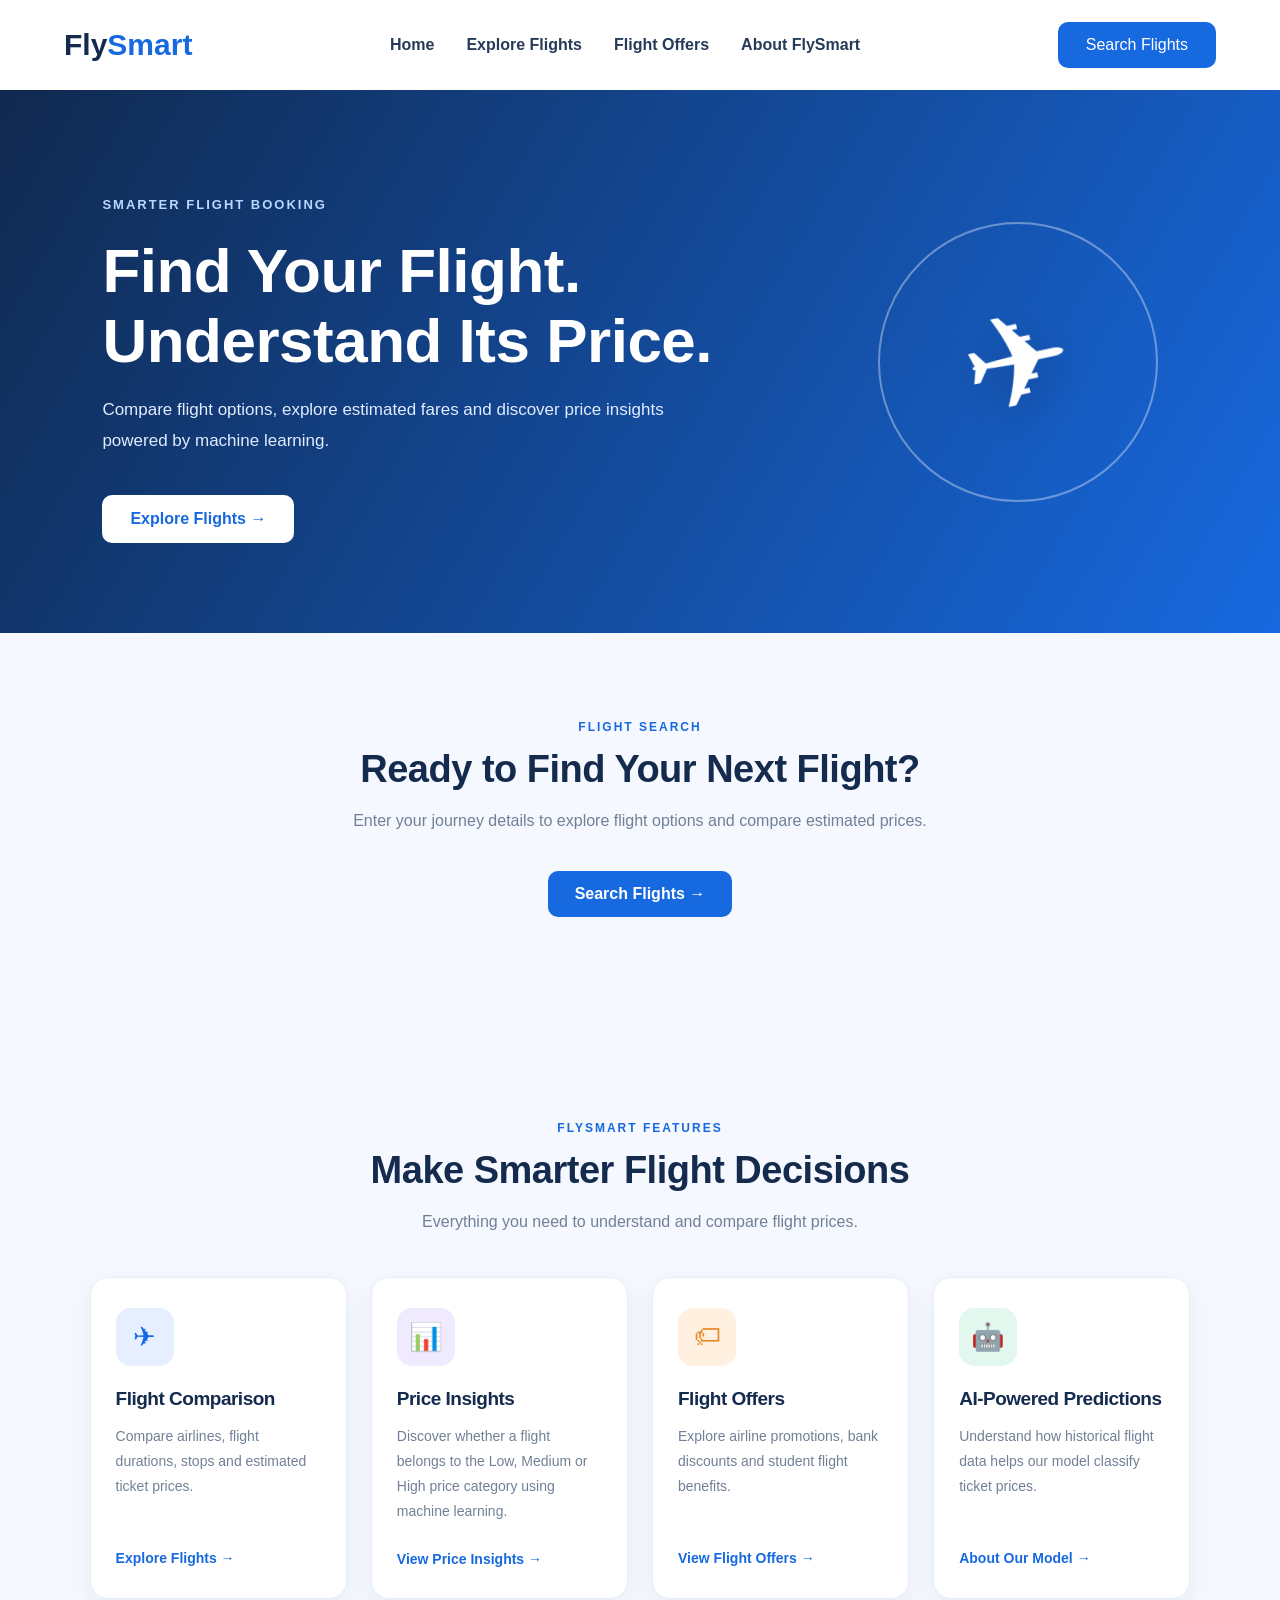
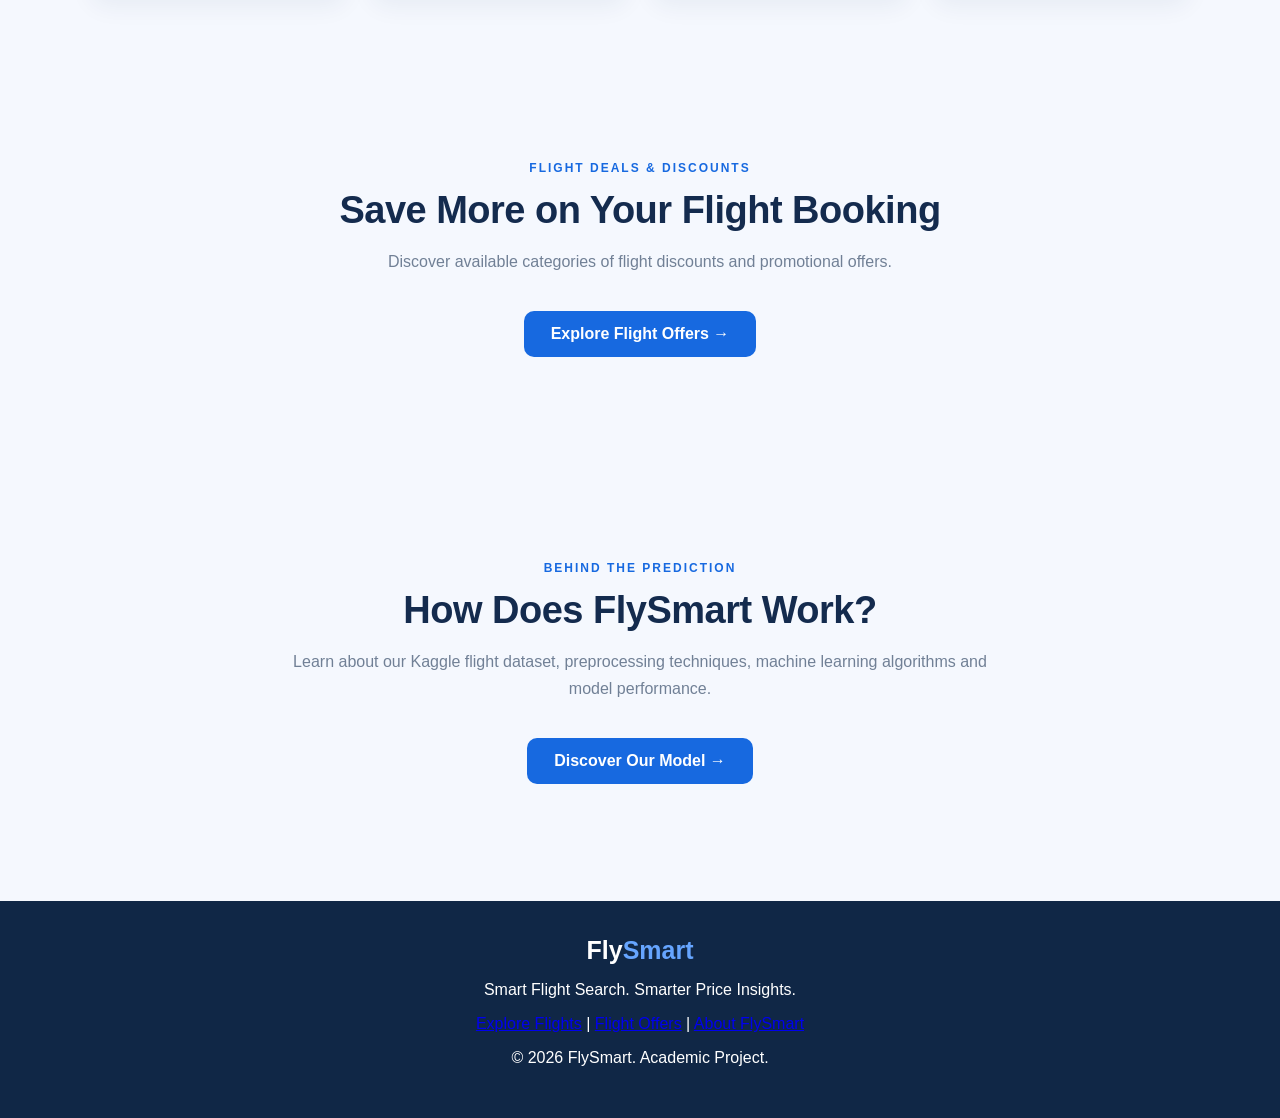
<file: static/index.html>
<!DOCTYPE html>
<html lang="en">
<head>
    <meta charset="UTF-8">
    <meta name="viewport" content="width=device-width, initial-scale=1.0">

    <title>FlySmart | Flight Search & Price Insights</title>

    <link rel="stylesheet" href="/static/css/style.css">
</head>

<body>

    <!-- Navigation Bar -->
    <header class="navbar">

        <a href="/" class="logo">
            Fly<span>Smart</span>
        </a>

        <nav>
            <a href="/">Home</a>
            <a href="/static/explore.html">Explore Flights</a>
            <a href="/static/offers.html">Flight Offers</a>
            <a href="/static/about.html">About FlySmart</a>
        </nav>

        <a href="/static/explore.html" class="nav-button">
            Search Flights
        </a>

    </header>


    <!-- Hero Section -->
    <section class="hero">

        <div class="hero-content">

            <p class="eyebrow">SMARTER FLIGHT BOOKING</p>

            <h1>
                Find Your Flight.
                <br>
                <span>Understand Its Price.</span>
            </h1>

            <p>
                Compare flight options, explore estimated fares
                and discover price insights powered by
                machine learning.
            </p>

            <a href="/static/explore.html" class="primary-button">
                Explore Flights →
            </a>

        </div>

        <div class="hero-decoration">
            <div class="plane-icon">✈</div>
            <div class="circle circle-one"></div>
            <div class="circle circle-two"></div>
        </div>

    </section>


    <!-- Flight Search Preview -->
    <section class="search-section">

        <div class="section-heading">

            <p class="eyebrow">FLIGHT SEARCH</p>

            <h2>Ready to Find Your Next Flight?</h2>

            <p>
                Enter your journey details to explore flight
                options and compare estimated prices.
            </p>

            <a href="/static/explore.html" class="primary-button">
                Search Flights →
            </a>

        </div>

    </section>


    <!-- FlySmart Features -->
    <section class="offers-section">

        <div class="section-heading">

            <p class="eyebrow">FLYSMART FEATURES</p>

            <h2>Make Smarter Flight Decisions</h2>

            <p>
                Everything you need to understand and compare
                flight prices.
            </p>

        </div>


        <div class="offers-grid">

            <!-- Feature 1 -->
            <article class="offer-card offer-blue">

                <span class="offer-symbol">✈</span>

                <h3>Flight Comparison</h3>

                <p>
                    Compare airlines, flight durations,
                    stops and estimated ticket prices.
                </p>

                <a href="/static/explore.html">
                    Explore Flights →
                </a>

            </article>


            <!-- Feature 2 -->
            <article class="offer-card offer-purple">

                <span class="offer-symbol">📊</span>

                <h3>Price Insights</h3>

                <p>
                    Discover whether a flight belongs to
                    the Low, Medium or High price category
                    using machine learning.
                </p>

                <a href="/static/explore.html">
                    View Price Insights →
                </a>

            </article>


            <!-- Feature 3 -->
            <article class="offer-card offer-orange">

                <span class="offer-symbol">🏷</span>

                <h3>Flight Offers</h3>

                <p>
                    Explore airline promotions, bank
                    discounts and student flight benefits.
                </p>

                <a href="/static/offers.html">
                    View Flight Offers →
                </a>

            </article>


            <!-- Feature 4 -->
            <article class="offer-card offer-green">

                <span class="offer-symbol">🤖</span>

                <h3>AI-Powered Predictions</h3>

                <p>
                    Understand how historical flight data
                    helps our model classify ticket prices.
                </p>

                <a href="/static/about.html">
                    About Our Model →
                </a>

            </article>

        </div>

    </section>


    <!-- Flight Offers Preview -->
    <section class="search-section">

        <div class="section-heading">

            <p class="eyebrow">FLIGHT DEALS & DISCOUNTS</p>

            <h2>Save More on Your Flight Booking</h2>

            <p>
                Discover available categories of flight
                discounts and promotional offers.
            </p>

            <a href="/static/offers.html" class="primary-button">
                Explore Flight Offers →
            </a>

        </div>

    </section>


    <!-- About Model Preview -->
    <section class="search-section">

        <div class="section-heading">

            <p class="eyebrow">BEHIND THE PREDICTION</p>

            <h2>How Does FlySmart Work?</h2>

            <p>
                Learn about our Kaggle flight dataset,
                preprocessing techniques, machine learning
                algorithms and model performance.
            </p>

            <a href="/static/about.html" class="primary-button">
                Discover Our Model →
            </a>

        </div>

    </section>


    <!-- Footer -->
    <footer class="footer">

        <a href="/" class="logo">
            Fly<span>Smart</span>
        </a>

        <p>
            Smart Flight Search. Smarter Price Insights.
        </p>

        <p>
            <a href="/static/explore.html">Explore Flights</a>
            |
            <a href="/static/offers.html">Flight Offers</a>
            |
            <a href="/static/about.html">About FlySmart</a>
        </p>

        <p class="copyright">
            © 2026 FlySmart. Academic Project.
        </p>

    </footer>

</body>
</html>
</file>
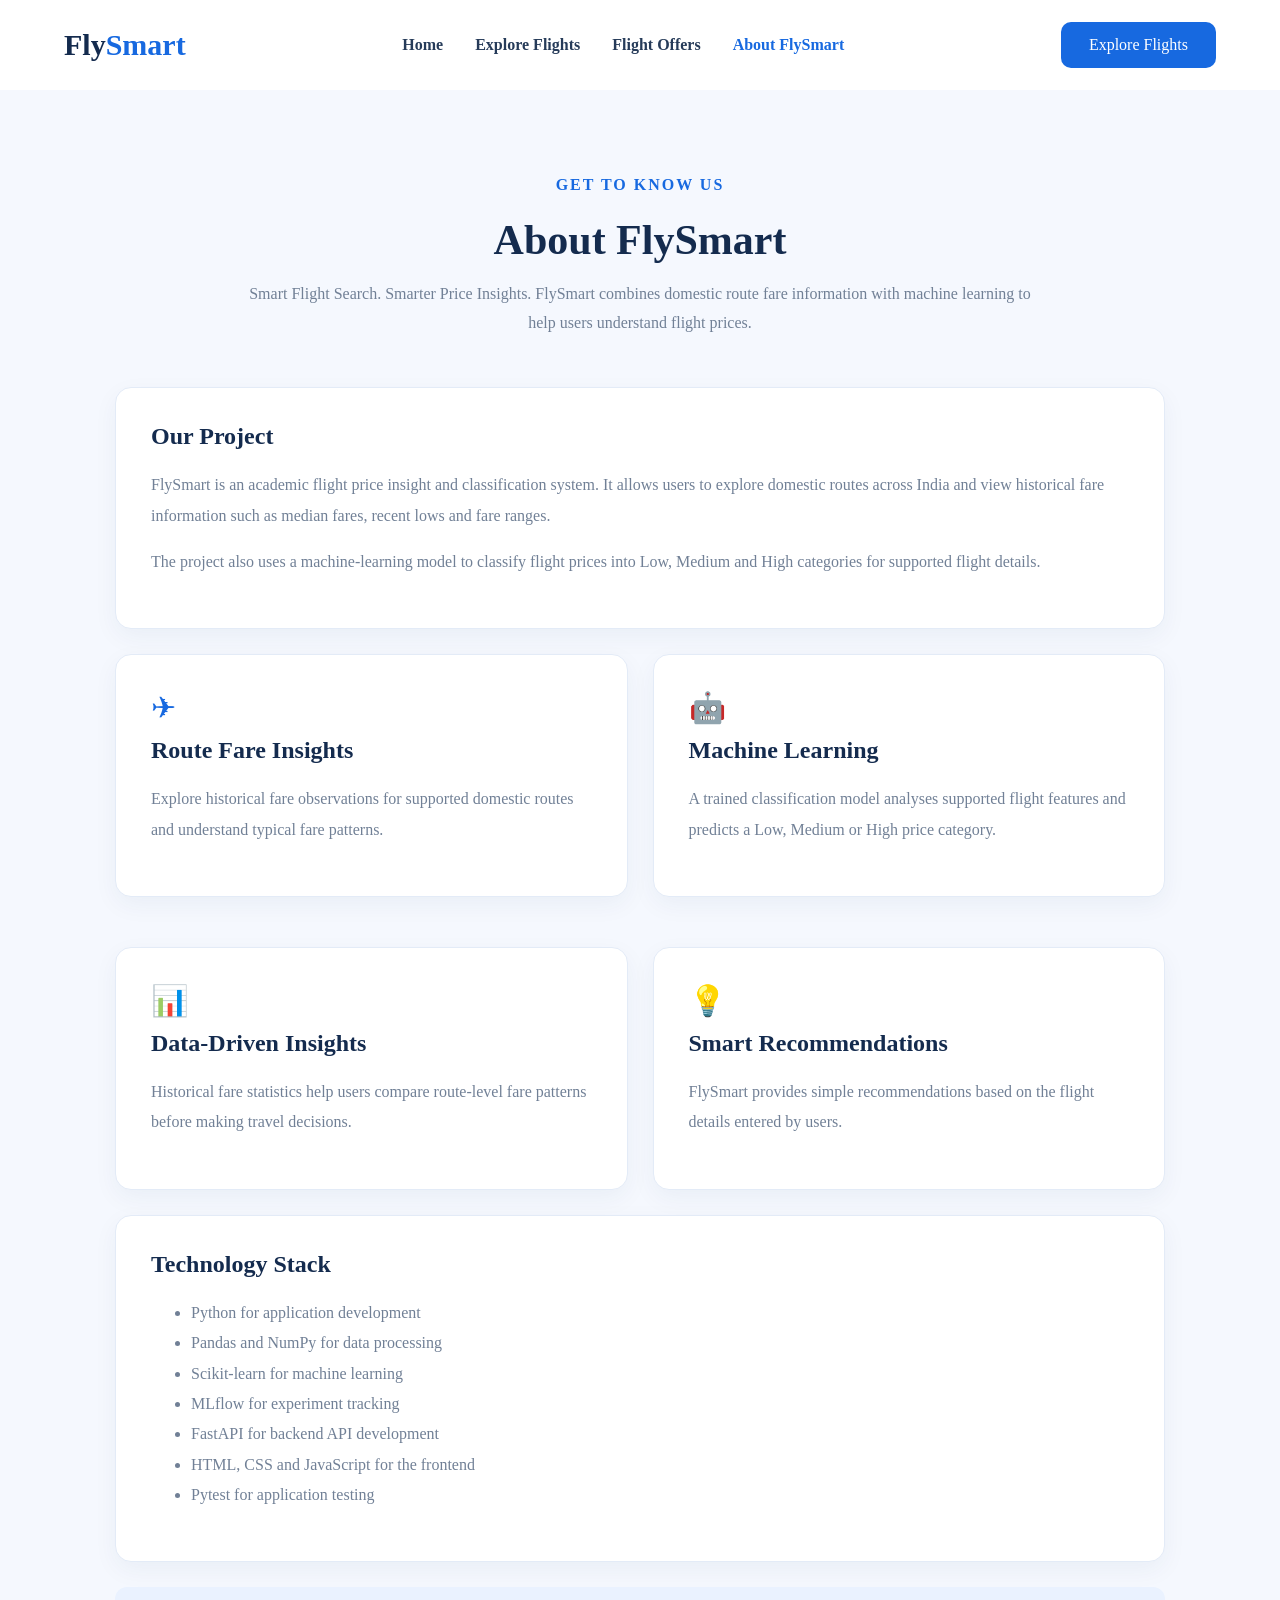
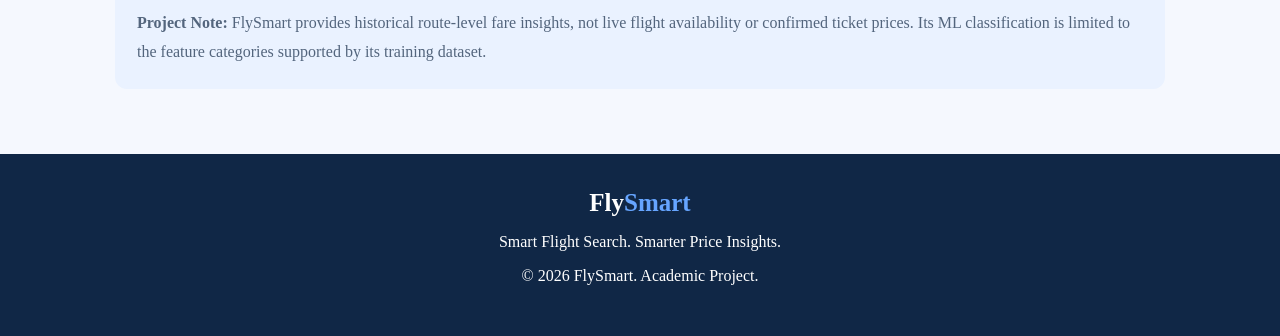
<file: static/about.html>
<!DOCTYPE html>
<html lang="en">
<head>
    <meta charset="UTF-8">
    <meta name="viewport" content="width=device-width, initial-scale=1.0">
    <title>About FlySmart</title>
    <link rel="stylesheet" href="/static/css/style.css">

    <style>
        .about-page {
            background: #f5f8fe;
            padding: 65px 7%;
        }

        .about-hero {
            text-align: center;
            max-width: 800px;
            margin: 0 auto 50px;
        }

        .about-hero .eyebrow {
            color: #1769e0;
            font-weight: 800;
            letter-spacing: 2px;
        }

        .about-hero h1 {
            color: #142b4e;
            font-size: 42px;
            margin: 15px 0;
        }

        .about-hero p {
            color: #718096;
            line-height: 1.8;
        }

        .about-container {
            max-width: 1050px;
            margin: auto;
        }

        .about-card {
            background: white;
            padding: 35px;
            border: 1px solid #e3ebf7;
            border-radius: 16px;
            margin-bottom: 25px;
            box-shadow: 0 8px 25px rgba(22, 53, 95, 0.05);
        }

        .about-card h2 {
            color: #142b4e;
            margin-top: 0;
        }

        .about-card p,
        .about-card li {
            color: #718096;
            line-height: 1.9;
        }

        .about-grid {
            display: grid;
            grid-template-columns: repeat(2, minmax(0, 1fr));
            gap: 25px;
        }

        .about-highlight {
            color: #1769e0;
            font-size: 30px;
            margin-bottom: 12px;
        }

        .about-note {
            background: #eaf2ff;
            padding: 22px;
            border-radius: 12px;
            color: #53657d;
            line-height: 1.8;
        }

        @media(max-width: 700px) {
            .about-grid {
                grid-template-columns: 1fr;
            }

            .about-hero h1 {
                font-size: 32px;
            }

            .about-page {
                padding: 40px 18px;
            }
        }
    </style>
</head>

<body>

<header class="navbar">
    <a href="/" class="logo">Fly<span>Smart</span></a>

    <nav>
        <a href="/">Home</a>
        <a href="/static/explore.html">Explore Flights</a>
        <a href="/static/offers.html">Flight Offers</a>
        <a href="/static/about.html" class="active">About FlySmart</a>
    </nav>

    <a href="/static/explore.html" class="nav-button">Explore Flights</a>
</header>

<main class="about-page">

    <section class="about-hero">
        <p class="eyebrow">GET TO KNOW US</p>
        <h1>About FlySmart</h1>
        <p>
            Smart Flight Search. Smarter Price Insights.
            FlySmart combines domestic route fare information
            with machine learning to help users understand flight prices.
        </p>
    </section>

    <div class="about-container">

        <section class="about-card">
            <h2>Our Project</h2>
            <p>
                FlySmart is an academic flight price insight and
                classification system. It allows users to explore
                domestic routes across India and view historical fare
                information such as median fares, recent lows and
                fare ranges.
            </p>
            <p>
                The project also uses a machine-learning model to
                classify flight prices into Low, Medium and High
                categories for supported flight details.
            </p>
        </section>

        <section class="about-grid">

            <article class="about-card">
                <div class="about-highlight">✈</div>
                <h2>Route Fare Insights</h2>
                <p>
                    Explore historical fare observations for
                    supported domestic routes and understand
                    typical fare patterns.
                </p>
            </article>

            <article class="about-card">
                <div class="about-highlight">🤖</div>
                <h2>Machine Learning</h2>
                <p>
                    A trained classification model analyses
                    supported flight features and predicts
                    a Low, Medium or High price category.
                </p>
            </article>

            <article class="about-card">
                <div class="about-highlight">📊</div>
                <h2>Data-Driven Insights</h2>
                <p>
                    Historical fare statistics help users
                    compare route-level fare patterns before
                    making travel decisions.
                </p>
            </article>

            <article class="about-card">
                <div class="about-highlight">💡</div>
                <h2>Smart Recommendations</h2>
                <p>
                    FlySmart provides simple recommendations
                    based on the flight details entered by users.
                </p>
            </article>

        </section>

        <section class="about-card">
            <h2>Technology Stack</h2>
            <ul>
                <li>Python for application development</li>
                <li>Pandas and NumPy for data processing</li>
                <li>Scikit-learn for machine learning</li>
                <li>MLflow for experiment tracking</li>
                <li>FastAPI for backend API development</li>
                <li>HTML, CSS and JavaScript for the frontend</li>
                <li>Pytest for application testing</li>
            </ul>
        </section>

        <div class="about-note">
            <strong>Project Note:</strong>
            FlySmart provides historical route-level fare insights,
            not live flight availability or confirmed ticket prices.
            Its ML classification is limited to the feature categories
            supported by its training dataset.
        </div>

    </div>

</main>

<footer class="footer">
    <a href="/" class="logo">Fly<span>Smart</span></a>
    <p>Smart Flight Search. Smarter Price Insights.</p>
    <p class="copyright">© 2026 FlySmart. Academic Project.</p>
</footer>

</body>
</html>
</file>
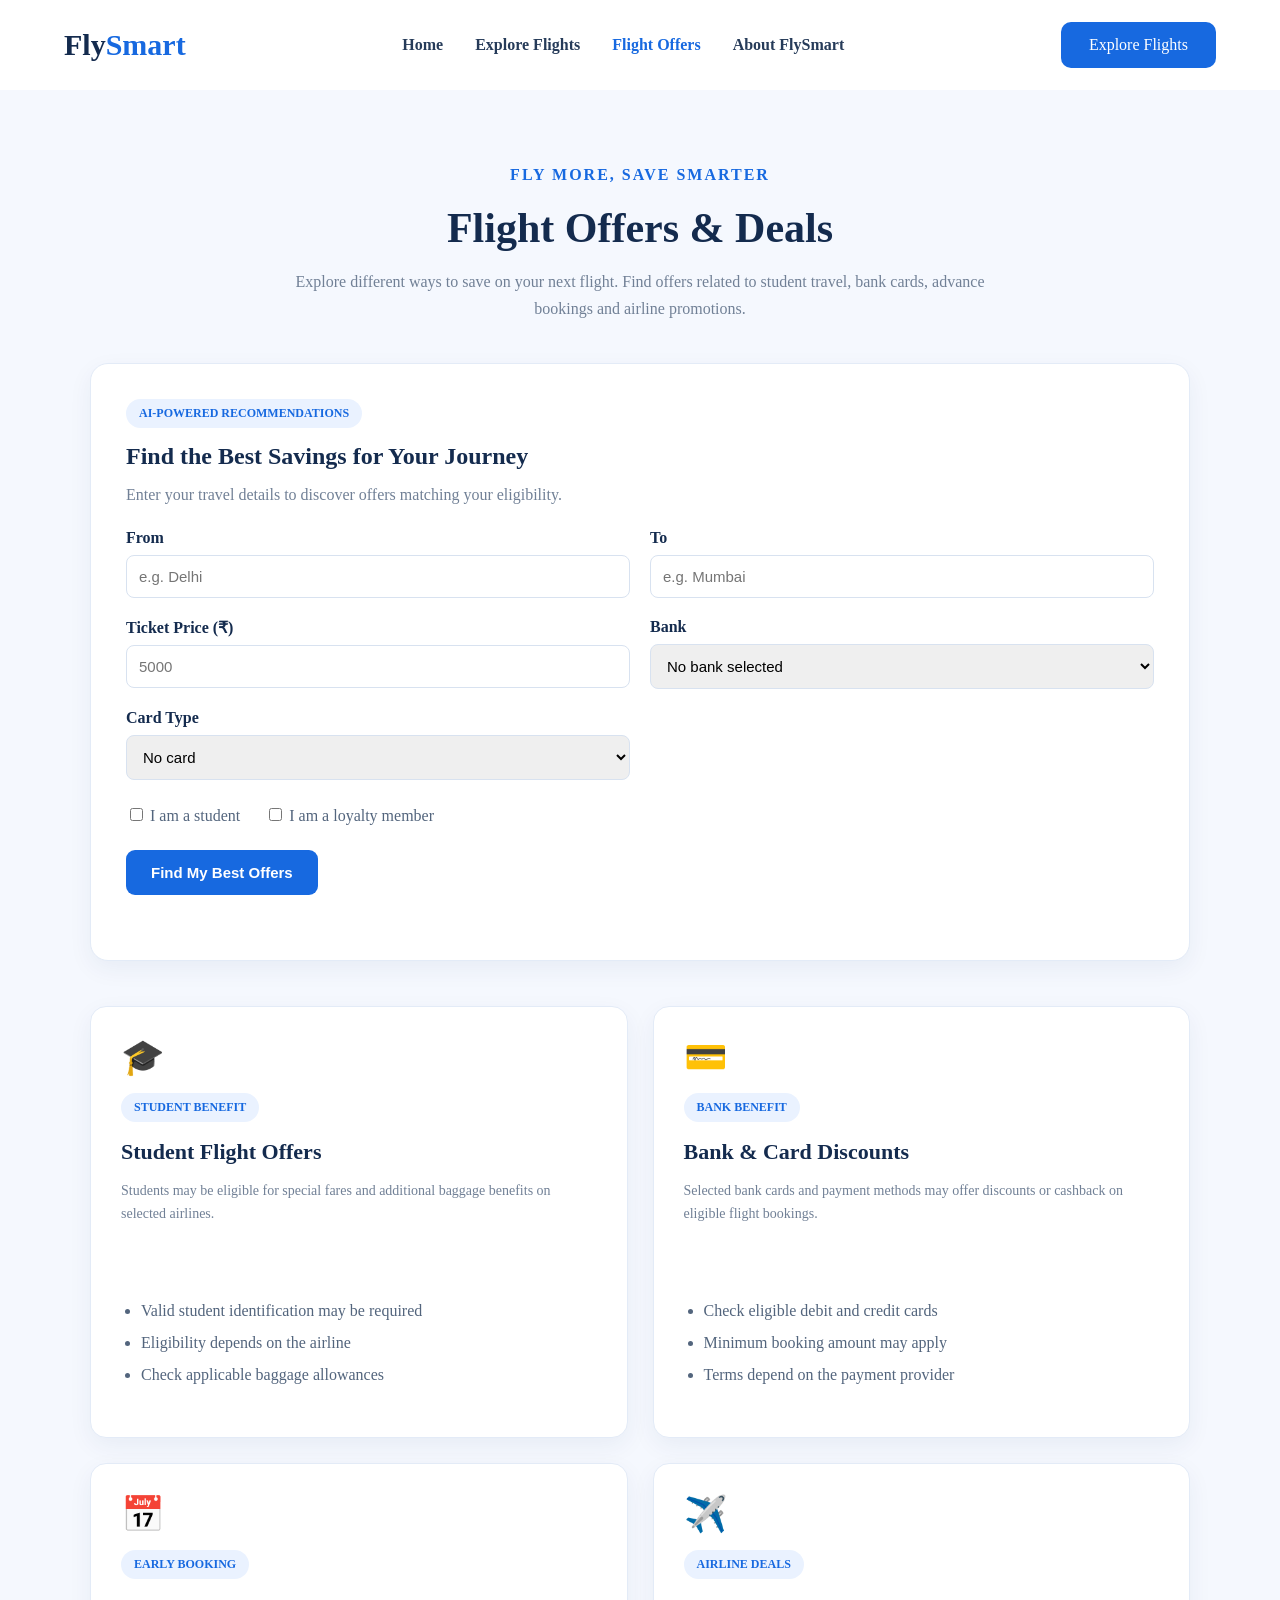
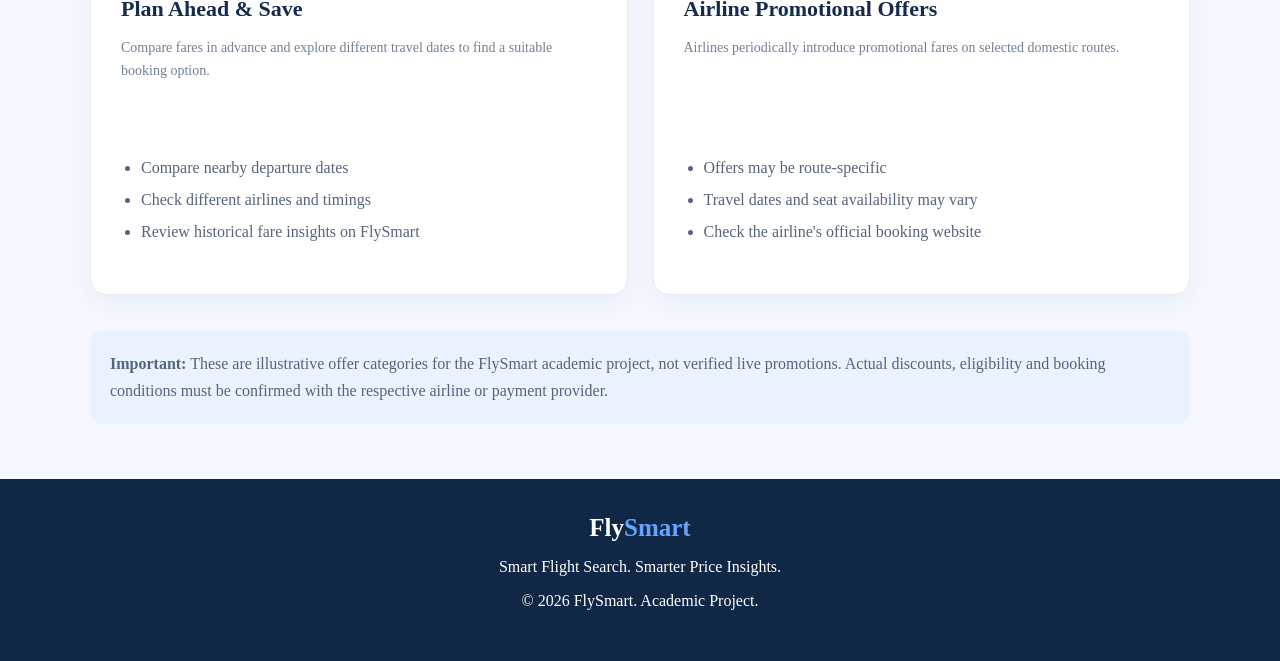
<file: static/offers.html>
<!DOCTYPE html>
<html lang="en">
<head>
    <meta charset="UTF-8">
    <meta name="viewport" content="width=device-width, initial-scale=1.0">
    <title>Flight Offers | FlySmart</title>
    <link rel="stylesheet" href="/static/css/style.css">

    <style>
        .offers-page {
            background: #f5f8fe;
            min-height: 75vh;
            padding: 55px 7%;
        }

        .offers-hero {
            text-align: center;
            margin: 0 auto 40px;
            max-width: 750px;
        }

        .offers-hero .eyebrow {
            color: #1769e0;
            font-weight: 800;
            letter-spacing: 2px;
        }

        .offers-hero h1 {
            color: #142b4e;
            font-size: 42px;
            margin: 15px 0;
        }

        .offers-hero p {
            color: #718096;
            line-height: 1.7;
        }

        .offers-container {
            display: grid;
            grid-template-columns: repeat(2, minmax(0, 1fr));
            gap: 25px;
            max-width: 1100px;
            margin: auto;
        }

        .offer-card {
            background: white;
            border: 1px solid #e3ebf7;
            border-radius: 16px;
            padding: 30px;
            box-shadow: 0 8px 25px rgba(22, 53, 95, 0.06);
        }

        .offer-icon {
            font-size: 35px;
            margin-bottom: 15px;
        }

        .offer-tag {
            display: inline-block;
            background: #eaf2ff;
            color: #1769e0;
            padding: 7px 13px;
            border-radius: 20px;
            font-size: 12px;
            font-weight: 700;
        }

        .offer-card h2 {
            color: #142b4e;
            margin: 17px 0 10px;
            font-size: 22px;
        }

        .offer-card p {
            color: #718096;
            line-height: 1.7;
        }

        .offer-card ul {
            color: #53657d;
            line-height: 2;
            padding-left: 20px;
        }

        .offer-note {
            max-width: 1100px;
            margin: 35px auto 0;
            padding: 20px;
            background: #eaf2ff;
            border-radius: 12px;
            color: #53657d;
            line-height: 1.7;
        }

        /* Smart Offer Form */

        .smart-offer-form {
            max-width: 1100px;
            margin: 0 auto 45px;
            padding: 35px;
            background: white;
            border: 1px solid #e3ebf7;
            border-radius: 18px;
            box-shadow: 0 8px 25px rgba(22, 53, 95, 0.06);
        }

        .form-heading {
            margin-bottom: 25px;
        }

        .form-heading h2 {
            color: #142b4e;
            margin: 15px 0 8px;
        }

        .form-heading p {
            color: #718096;
        }

        .form-grid {
            display: grid;
            grid-template-columns: repeat(2, minmax(0, 1fr));
            gap: 20px;
        }

        .form-group {
            display: flex;
            flex-direction: column;
            gap: 8px;
        }

        .form-group label {
            color: #142b4e;
            font-weight: 600;
        }

        .form-group input,
        .form-group select {
            padding: 12px;
            border: 1px solid #d8e2f0;
            border-radius: 8px;
            font-size: 15px;
            width: 100%;
            box-sizing: border-box;
        }

        .eligibility-options {
            display: flex;
            flex-wrap: wrap;
            gap: 25px;
            margin: 25px 0;
            color: #53657d;
        }

        #findOffersBtn {
            background: #1769e0;
            color: white;
            border: none;
            border-radius: 9px;
            padding: 14px 25px;
            font-size: 15px;
            font-weight: 700;
            cursor: pointer;
            transition: background 0.2s;
        }

        #findOffersBtn:hover {
            background: #1055bd;
        }

        #findOffersBtn:disabled {
            opacity: 0.65;
            cursor: wait;
        }

        /* Smart Offer Results */

        #offerResults {
            margin-top: 30px;
            display: grid;
            grid-template-columns: repeat(2, minmax(0, 1fr));
            gap: 16px;
        }

        #offerResults h2,
        #offerResults > p {
            grid-column: 1 / -1;
        }

        #offerResults h2 {
            color: #142b4e;
            margin: 0 0 5px;
            font-size: 24px;
        }

        #offerResults > p {
            color: #53657d;
            line-height: 1.6;
            margin: 0 0 5px;
        }

        .smart-result-card {
            display: block;
            width: 100%;
            min-height: 0;
            height: auto;
            box-sizing: border-box;
            padding: 20px 22px;
            margin: 0;
            background: #ffffff;
            border: 1px solid #e3ebf7;
            border-radius: 12px;
            box-shadow: 0 4px 12px rgba(22, 53, 95, 0.05);
        }

        .smart-result-card h3 {
            margin: 0 0 12px;
            color: #142b4e;
            font-size: 19px;
        }

        .smart-result-card p {
            margin: 8px 0;
            color: #53657d;
            line-height: 1.5;
            font-size: 14px;
        }

        .smart-result-card p:nth-of-type(2) {
            color: #16834a;
            font-weight: 700;
        }

        .smart-result-card p:nth-of-type(3) {
            color: #142b4e;
            font-weight: 700;
        }

        .smart-result-card small {
            display: inline-block;
            margin-top: 10px;
            padding: 6px 10px;
            background: #fff4df;
            color: #8a5a00;
            border-radius: 6px;
            font-weight: 600;
        }

        #offerResults > p:last-child {
            margin-top: 5px;
            font-size: 13px;
            color: #718096;
        }

        @media (max-width: 700px) {
            .offers-page {
                padding: 40px 18px;
            }

            .offers-hero h1 {
                font-size: 32px;
            }

            .offers-container {
                grid-template-columns: 1fr;
            }

            .smart-offer-form {
                padding: 22px;
            }

            .form-grid {
                grid-template-columns: 1fr;
            }

            #offerResults {
                grid-template-columns: 1fr;
            }
        }
    </style>
</head>

<body>

<header class="navbar">
    <a href="/" class="logo">Fly<span>Smart</span></a>

    <nav>
        <a href="/">Home</a>
        <a href="/static/explore.html">Explore Flights</a>
        <a href="/static/offers.html" class="active">Flight Offers</a>
        <a href="/static/about.html">About FlySmart</a>
    </nav>

    <a href="/static/explore.html" class="nav-button">Explore Flights</a>
</header>

<main class="offers-page">

    <section class="offers-hero">
        <p class="eyebrow">FLY MORE, SAVE SMARTER</p>
        <h1>Flight Offers & Deals</h1>
        <p>
            Explore different ways to save on your next flight.
            Find offers related to student travel, bank cards,
            advance bookings and airline promotions.
        </p>
    </section>

    <!-- Smart Offer Recommendation Form -->

    <section class="smart-offer-form">

        <div class="form-heading">
            <span class="offer-tag">AI-POWERED RECOMMENDATIONS</span>
            <h2>Find the Best Savings for Your Journey</h2>
            <p>Enter your travel details to discover offers matching your eligibility.</p>
        </div>

        <form id="smartOfferForm">

            <div class="form-grid">

                <div class="form-group">
                    <label for="origin">From</label>
                    <input type="text" id="origin" placeholder="e.g. Delhi" required>
                </div>

                <div class="form-group">
                    <label for="destination">To</label>
                    <input type="text" id="destination" placeholder="e.g. Mumbai" required>
                </div>

                <div class="form-group">
                    <label for="ticketPrice">Ticket Price (₹)</label>
                    <input type="number" id="ticketPrice" min="1" max="1000000" placeholder="5000" required>
                </div>

                <div class="form-group">
                    <label for="bank">Bank</label>
                    <select id="bank">
                        <option value="None">No bank selected</option>
                        <option value="HDFC">HDFC</option>
                        <option value="ICICI">ICICI</option>
                    </select>
                </div>

                <div class="form-group">
                    <label for="cardType">Card Type</label>
                    <select id="cardType">
                        <option value="None">No card</option>
                        <option value="Credit">Credit Card</option>
                        <option value="Debit">Debit Card</option>
                    </select>
                </div>

            </div>

            <div class="eligibility-options">

                <label>
                    <input type="checkbox" id="isStudent">
                    I am a student
                </label>

                <label>
                    <input type="checkbox" id="loyaltyMember">
                    I am a loyalty member
                </label>

            </div>

            <button type="submit" id="findOffersBtn">
                Find My Best Offers
            </button>

        </form>

        <div id="offerResults" aria-live="polite"></div>

    </section>

    <!-- Static Offer Categories -->

    <section class="offers-container">

        <article class="offer-card">
            <div class="offer-icon">🎓</div>
            <span class="offer-tag">STUDENT BENEFIT</span>
            <h2>Student Flight Offers</h2>
            <p>
                Students may be eligible for special fares and
                additional baggage benefits on selected airlines.
            </p>
            <ul>
                <li>Valid student identification may be required</li>
                <li>Eligibility depends on the airline</li>
                <li>Check applicable baggage allowances</li>
            </ul>
        </article>

        <article class="offer-card">
            <div class="offer-icon">💳</div>
            <span class="offer-tag">BANK BENEFIT</span>
            <h2>Bank & Card Discounts</h2>
            <p>
                Selected bank cards and payment methods may offer
                discounts or cashback on eligible flight bookings.
            </p>
            <ul>
                <li>Check eligible debit and credit cards</li>
                <li>Minimum booking amount may apply</li>
                <li>Terms depend on the payment provider</li>
            </ul>
        </article>

        <article class="offer-card">
            <div class="offer-icon">📅</div>
            <span class="offer-tag">EARLY BOOKING</span>
            <h2>Plan Ahead & Save</h2>
            <p>
                Compare fares in advance and explore different
                travel dates to find a suitable booking option.
            </p>
            <ul>
                <li>Compare nearby departure dates</li>
                <li>Check different airlines and timings</li>
                <li>Review historical fare insights on FlySmart</li>
            </ul>
        </article>

        <article class="offer-card">
            <div class="offer-icon">✈️</div>
            <span class="offer-tag">AIRLINE DEALS</span>
            <h2>Airline Promotional Offers</h2>
            <p>
                Airlines periodically introduce promotional fares
                on selected domestic routes.
            </p>
            <ul>
                <li>Offers may be route-specific</li>
                <li>Travel dates and seat availability may vary</li>
                <li>Check the airline's official booking website</li>
            </ul>
        </article>

    </section>

    <div class="offer-note">
        <strong>Important:</strong> These are illustrative offer categories
        for the FlySmart academic project, not verified live promotions.
        Actual discounts, eligibility and booking conditions must be
        confirmed with the respective airline or payment provider.
    </div>

</main>

<footer class="footer">
    <a href="/" class="logo">Fly<span>Smart</span></a>
    <p>Smart Flight Search. Smarter Price Insights.</p>
    <p class="copyright">© 2026 FlySmart. Academic Project.</p>
</footer>

<script>
document.getElementById("smartOfferForm").addEventListener("submit", async function(event) {

    event.preventDefault();

    const button = document.getElementById("findOffersBtn");
    const results = document.getElementById("offerResults");

    const requestData = {
        origin: document.getElementById("origin").value.trim(),
        destination: document.getElementById("destination").value.trim(),
        ticket_price: Number(document.getElementById("ticketPrice").value),
        is_student: document.getElementById("isStudent").checked,
        bank: document.getElementById("bank").value,
        card_type: document.getElementById("cardType").value,
        loyalty_member: document.getElementById("loyaltyMember").checked
    };

    button.disabled = true;
    button.textContent = "Finding Offers...";
    results.textContent = "Checking your eligibility and calculating savings...";

    try {

        const response = await fetch("/offers/recommend", {
            method: "POST",
            headers: {
                "Content-Type": "application/json"
            },
            body: JSON.stringify(requestData)
        });

        const data = await response.json();

        if (!response.ok) {
            throw new Error(data.detail || "Unable to find offers.");
        }

        results.replaceChildren();

        const heading = document.createElement("h2");
        heading.textContent = "Your Recommended Offers";
        results.appendChild(heading);

        const summary = document.createElement("p");
        summary.textContent =
            "Route: " + data.route +
            " | Original ticket price: ₹" +
            data.original_price.toLocaleString("en-IN");

        results.appendChild(summary);

        if (data.recommendations.length === 0) {

            const message = document.createElement("p");
            message.textContent =
                "No eligible offers found. Try changing your booking details.";

            results.appendChild(message);

        } else {

            data.recommendations.forEach(offer => {

                const card = document.createElement("article");
                card.className = "smart-result-card";

                const title = document.createElement("h3");
                title.textContent = offer.name;

                const category = document.createElement("p");
                category.textContent = "Category: " + offer.category;

                const savings = document.createElement("p");
                savings.textContent =
                    "You save: ₹" + offer.savings.toLocaleString("en-IN");

                const finalPrice = document.createElement("p");
                finalPrice.textContent =
                    "Final price: ₹" + offer.final_price.toLocaleString("en-IN");

                const reason = document.createElement("p");
                reason.textContent =
                    "Why recommended: " + offer.reasons.join(", ");

                const status = document.createElement("small");
                status.textContent = offer.offer_status;

                card.append(title, category, savings, finalPrice, reason, status);
                results.appendChild(card);

            });

        }

        const notice = document.createElement("p");
        notice.textContent = data.notice;
        results.appendChild(notice);

    } catch (error) {

        results.replaceChildren();

        const errorMessage = document.createElement("p");
        errorMessage.textContent = "Error: " + error.message;
        results.appendChild(errorMessage);

    } finally {

        button.disabled = false;
        button.textContent = "Find My Best Offers";

    }

});
</script>

</body>
</html>
</file>
<file: static/css/style.css>
/* ==========================================

   FLYSMART - EXPLORE FLIGHTS PAGE

========================================== */


/* Prevent browser default hidden elements from appearing */

[hidden] {
    display: none !important;
}


/* Main page */

main.flight-search-page {
    width: 100%;
    max-width: 1320px;
    margin: 0 auto;
    padding: 55px 45px 70px;
    background: #f5f8fe;
    color: #172b4d;
}


/* Hero section */

.flight-search-page .flight-hero {
    text-align: center;
    max-width: 800px;
    margin: 0 auto 45px;
}

.flight-search-page .flight-hero .eyebrow {
    color: #1769e0;
    font-size: 13px;
    font-weight: 800;
    letter-spacing: 2px;
    margin-bottom: 15px;
}

.flight-search-page .flight-hero h1 {
    color: #142b4e;
    font-size: clamp(32px, 4vw, 46px);
    font-weight: 800;
    margin: 12px 0;
}

.flight-search-page .flight-hero > p:last-child {
    color: #718096;
    font-size: 17px;
    line-height: 1.7;
}


/* Search card */

.flight-search-page .flight-search-card {
    display: block;
    width: 100%;
    padding: 36px;
    background: #ffffff;
    border: 1px solid #e3ebf7;
    border-radius: 18px;
    box-shadow: 0 12px 35px rgba(22, 53, 95, 0.08);
}


/* Search card heading */

.flight-search-page .search-card-heading {
    display: flex;
    align-items: center;
    justify-content: space-between;
    gap: 20px;
    margin-bottom: 35px;
}

.flight-search-page .search-tag {
    color: #1769e0;
    font-size: 13px;
    font-weight: 800;
    letter-spacing: 1px;
}

.flight-search-page .search-card-heading h2 {
    color: #172b4d;
    font-size: 25px;
    margin: 10px 0 0;
}

.flight-search-page .route-count {
    padding: 12px 18px;
    border-radius: 30px;
    background: #edf5ff;
    color: #1769c2;
    font-size: 13px;
    font-weight: 700;
    white-space: nowrap;
}


/* Route fields */

.flight-search-page .route-input-grid {
    display: grid;
    grid-template-columns: repeat(3, minmax(0, 1fr));
    gap: 22px;
}

.flight-search-page .route-field {
    display: flex;
    flex-direction: column;
    gap: 11px;
    min-width: 0;
}

.flight-search-page .route-field label {
    color: #53657d;
    font-size: 12px;
    font-weight: 800;
    letter-spacing: 1px;
}

.flight-search-page .route-field input {
    width: 100%;
    height: 58px;
    padding: 0 17px;
    border: 1px solid #d9e2ef;
    border-radius: 10px;
    background: #fbfdff;
    color: #172b4d;
    font-size: 16px;
    font-family: inherit;
    outline: none;
    box-sizing: border-box;
    transition: border-color 0.2s, box-shadow 0.2s;
}

.flight-search-page .route-field input:focus {
    border-color: #1769e0;
    box-shadow: 0 0 0 3px rgba(23, 105, 224, 0.10);
}


/* Search button */

.flight-search-page #searchFlightsButton {
    display: block;
    width: 100%;
    max-width: 300px;
    min-height: 54px;
    margin: 30px auto 0;
    padding: 15px 24px;
    border: none;
    border-radius: 9px;
    background: #1769e0;
    color: #ffffff;
    font-size: 16px;
    font-weight: 700;
    cursor: pointer;
    transition: background 0.2s, transform 0.2s;
}

.flight-search-page #searchFlightsButton:hover {
    background: #1054bd;
    transform: translateY(-2px);
}

.flight-search-page #searchFlightsButton:disabled {
    opacity: 0.65;
    cursor: wait;
    transform: none;
}


/* Disclaimer and errors */

.flight-search-page .search-disclaimer {
    max-width: 850px;
    margin: 23px auto 0;
    color: #7a8799;
    font-size: 13px;
    line-height: 1.7;
    text-align: center;
}

.flight-search-page .search-error {
    color: #d93030;
    font-size: 14px;
    text-align: center;
    margin: 15px 0 0;
}


/* Results card */

.flight-search-page .fare-results {
    width: 100%;
    margin-top: 40px;
    padding: 35px;
    background: #ffffff;
    border: 1px solid #e3ebf7;
    border-radius: 18px;
    box-shadow: 0 10px 30px rgba(22, 53, 95, 0.07);
}

.flight-search-page .results-heading {
    display: flex;
    align-items: center;
    justify-content: space-between;
    gap: 20px;
    margin-bottom: 30px;
}

.flight-search-page .results-heading .eyebrow {
    color: #1769e0;
    font-size: 13px;
    font-weight: 800;
    letter-spacing: 2px;
}

.flight-search-page .results-heading h2 {
    color: #172b4d;
    font-size: 27px;
    margin: 10px 0;
}

.flight-search-page .results-heading p:last-child {
    color: #718096;
    font-size: 14px;
}

.flight-search-page .historical-badge {
    padding: 12px 18px;
    border-radius: 30px;
    background: #edf5ff;
    color: #1769c2;
    font-size: 13px;
    font-weight: 700;
    white-space: nowrap;
}


/* Fare cards */

.flight-search-page .fare-cards {
    display: grid;
    grid-template-columns: repeat(4, minmax(0, 1fr));
    gap: 18px;
}

.flight-search-page .fare-card {
    padding: 24px 20px;
    background: #f4f8ff;
    border: 1px solid #e0eafa;
    border-radius: 13px;
}

.flight-search-page .fare-card h3 {
    color: #62738c;
    font-size: 14px;
    margin-bottom: 17px;
}

.flight-search-page .fare-card .fare-amount {
    color: #1769e0;
    font-size: 27px;
    font-weight: 800;
    margin-bottom: 10px;
}

.flight-search-page .fare-card span {
    color: #7b899d;
    font-size: 12px;
    line-height: 1.6;
}


/* Fare explanation */

.flight-search-page .fare-information {
    margin-top: 28px;
    padding: 26px;
    border-radius: 12px;
    background: #f7f9fe;
}

.flight-search-page .fare-information h3 {
    color: #172b4d;
    font-size: 19px;
    margin-bottom: 14px;
}

.flight-search-page .fare-information p {
    color: #687991;
    font-size: 14px;
    line-height: 1.8;
    margin: 10px 0;
}

.flight-search-page .fare-information a {
    color: #1769e0;
    font-weight: 700;
}


/* Feature cards */

.flight-search-page .flight-features {
    display: grid;
    grid-template-columns: repeat(3, minmax(0, 1fr));
    gap: 22px;
    margin-top: 45px;
}

.flight-search-page .flight-features > div {
    padding: 27px;
    background: #ffffff;
    border: 1px solid #e3ebf7;
    border-radius: 14px;
    transition: transform 0.2s, box-shadow 0.2s;
}

.flight-search-page .flight-features > div:hover {
    transform: translateY(-4px);
    box-shadow: 0 10px 25px rgba(22, 53, 95, 0.08);
}

.flight-search-page .flight-features span {
    color: #1769e0;
    font-size: 14px;
    font-weight: 800;
}

.flight-search-page .flight-features h3 {
    color: #172b4d;
    font-size: 19px;
    margin: 15px 0 10px;
}

.flight-search-page .flight-features p {
    color: #718096;
    font-size: 14px;
    line-height: 1.7;
}


/* Responsive */

@media (max-width: 900px) {
    main.flight-search-page {
        padding: 40px 25px;
    }

    .flight-search-page .fare-cards {
        grid-template-columns: repeat(2, minmax(0, 1fr));
    }

    .flight-search-page .flight-features {
        grid-template-columns: 1fr;
    }
}

@media (max-width: 600px) {
    main.flight-search-page {
        padding: 30px 15px;
    }

    .flight-search-page .flight-hero h1 {
        font-size: 31px;
    }

    .flight-search-page .flight-search-card,
    .flight-search-page .fare-results {
        padding: 21px;
    }

    .flight-search-page .search-card-heading,
    .flight-search-page .results-heading {
        align-items: flex-start;
        flex-direction: column;
    }

    .flight-search-page .route-input-grid {
        grid-template-columns: 1fr;
    }

    .flight-search-page .fare-cards {
        grid-template-columns: 1fr;
    }
}


/* =====================================
   FLYSMART EXPLORE PAGE - FINAL FIX
===================================== */

* {
    box-sizing: border-box;
}

html, body {
    width: 100%;
    max-width: 100%;
    margin: 0;
    overflow-x: hidden;
}


/* Navigation */

.navbar {
    width: 100%;
    min-height: 90px;
    padding: 18px 5%;
    display: flex;
    align-items: center;
    justify-content: space-between;
    gap: 25px;
    background: #ffffff;
}

.navbar .logo {
    font-size: 30px;
    font-weight: 800;
    color: #142b4e;
    text-decoration: none;
    white-space: nowrap;
}

.navbar .logo span {
    color: #1769e0;
}

.navbar nav {
    display: flex;
    align-items: center;
    gap: 32px;
}

.navbar nav a {
    color: #263b59;
    text-decoration: none;
    font-weight: 600;
}

.navbar nav a:hover,
.navbar nav a.active {
    color: #1769e0;
}

.navbar .nav-button {
    padding: 14px 28px;
    background: #1769e0;
    color: white;
    border-radius: 10px;
    text-decoration: none;
}


/* Main page */

.flight-search-page {
    width: 100%;
    max-width: 100%;
    margin: 0 auto;
    padding: 0 5% 70px;
    background: #f5f8fe;
}


/* Hero */

.flight-hero {
    text-align: center;
    padding: 65px 15px 55px;
}

.flight-hero .eyebrow,
.results-heading .eyebrow {
    color: #1769e0;
    font-weight: 800;
    letter-spacing: 2px;
    font-size: 13px;
}

.flight-hero h1 {
    color: #142b4e;
    font-size: clamp(32px, 4vw, 48px);
    margin: 18px 0;
}

.flight-hero > p:last-child {
    color: #718096;
    font-size: 17px;
}


/* Search card */

.flight-search-card {
    width: 100%;
    max-width: 1250px;
    margin: 0 auto;
    padding: 38px;
    background: #ffffff;
    border: 1px solid #e3ebf7;
    border-radius: 20px;
    box-shadow: 0 12px 35px rgba(22, 53, 95, 0.07);
}

.search-card-heading {
    display: flex;
    justify-content: space-between;
    align-items: center;
    gap: 20px;
    margin-bottom: 38px;
}

.search-tag {
    color: #1769e0;
    font-weight: 800;
    letter-spacing: 1px;
}

.search-card-heading h2 {
    color: #142b4e;
    font-size: 28px;
    margin: 12px 0 0;
}

.route-count,
.historical-badge {
    padding: 13px 20px;
    background: #edf4ff;
    color: #1769e0;
    border-radius: 30px;
    font-weight: 700;
    white-space: nowrap;
}


/* Search inputs */

.route-input-grid {
    display: grid;
    grid-template-columns: repeat(3, minmax(0, 1fr));
    gap: 22px;
    width: 100%;
}

.route-field {
    display: flex;
    flex-direction: column;
    min-width: 0;
    gap: 12px;
}

.route-field label {
    color: #53657d;
    font-size: 13px;
    font-weight: 800;
    letter-spacing: 1px;
}

.route-field input {
    width: 100%;
    min-width: 0;
    height: 58px;
    padding: 0 16px;
    border: 1px solid #d9e2ef;
    border-radius: 11px;
    background: #fbfdff;
    color: #172b4d;
    font-size: 16px;
}

.route-field input:focus {
    outline: none;
    border-color: #1769e0;
    box-shadow: 0 0 0 3px rgba(23, 105, 224, 0.1);
}


/* Button and messages */

.flight-search-card .primary-button {
    display: block;
    width: 100%;
    max-width: 320px;
    margin: 30px auto 0;
    padding: 17px 25px;
    border: none;
    border-radius: 10px;
    background: #1769e0;
    color: white;
    font-size: 16px;
    font-weight: 700;
    cursor: pointer;
}

.flight-search-card .primary-button:hover {
    background: #1054bd;
}

.search-disclaimer {
    margin: 25px 0 0;
    color: #718096;
    font-size: 13px;
    line-height: 1.7;
}

.search-error {
    color: #d93030;
    margin-top: 18px;
}


/* Fare results */

.fare-results {
    width: 100%;
    max-width: 1250px;
    margin: 45px auto;
    padding: 40px;
    background: white;
    border: 1px solid #e3ebf7;
    border-radius: 20px;
    box-shadow: 0 12px 35px rgba(22, 53, 95, 0.06);
}

.results-heading {
    display: flex;
    justify-content: space-between;
    align-items: center;
    gap: 20px;
    margin-bottom: 35px;
}

.results-heading h2 {
    color: #142b4e;
    font-size: 30px;
}

.results-heading p {
    color: #718096;
}

.fare-cards {
    display: grid;
    grid-template-columns: repeat(4, minmax(0, 1fr));
    gap: 18px;
}

.fare-information {
    margin-top: 35px;
    padding: 28px;
    background: #f5f8fe;
    border-radius: 14px;
    color: #718096;
    line-height: 1.8;
}

.fare-information h3 {
    color: #142b4e;
}


/* Feature cards */

.flight-features {
    max-width: 1250px;
    margin: 55px auto 0;
    display: grid;
    grid-template-columns: repeat(3, minmax(0, 1fr));
    gap: 22px;
}

.flight-features > div {
    padding: 30px;
    background: white;
    border: 1px solid #e3ebf7;
    border-radius: 16px;
}

.flight-features span {
    color: #1769e0;
    font-weight: 800;
}

.flight-features h3 {
    color: #142b4e;
}

.flight-features p {
    color: #718096;
    line-height: 1.7;
}


/* Footer */

.footer {
    padding: 35px 5%;
    text-align: center;
    background: #102746;
    color: white;
}

.footer .logo {
    color: white;
    text-decoration: none;
    font-size: 25px;
    font-weight: 800;
}

.footer .logo span {
    color: #66a5ff;
}


/* Responsive layout */

@media (max-width: 900px) {
    .navbar {
        flex-wrap: wrap;
        justify-content: center;
    }

    .navbar nav {
        flex-wrap: wrap;
        justify-content: center;
        gap: 18px;
    }

    .route-input-grid,
    .fare-cards {
        grid-template-columns: repeat(2, minmax(0, 1fr));
    }
}

@media (max-width: 600px) {
    .flight-search-page {
        padding: 0 16px 45px;
    }

    .flight-search-card,
    .fare-results {
        padding: 22px;
    }

    .search-card-heading,
    .results-heading {
        align-items: flex-start;
        flex-direction: column;
    }

    .route-input-grid,
    .fare-cards,
    .flight-features {
        grid-template-columns: 1fr;
    }

    .flight-hero {
        padding: 45px 5px;
    }

    .flight-hero h1 {
        font-size: 32px;
    }

    .navbar nav {
        gap: 12px;
    }
}


/* Reverse direction warning */

.route-direction-notice {
    grid-column: 1 / -1;
    width: 100%;
    box-sizing: border-box;
    padding: 15px 18px;
    margin-bottom: 20px;
    background: #fff4e5;
    border: 1px solid #f0c987;
    border-left: 5px solid #e69a27;
    border-radius: 10px;
    color: #704b13;
    font-size: 14px;
    line-height: 1.6;
}

/* =====================================
   FLYSMART HOMEPAGE DESIGN
===================================== */

/* Homepage Hero */
.hero {
    position: relative;
    min-height: 480px;
    padding: 90px 8%;
    display: flex;
    align-items: center;
    overflow: hidden;
    background: linear-gradient(120deg, #10294f, #1769e0);
    color: #ffffff;
}

.hero-content {
    position: relative;
    z-index: 2;
    max-width: 650px;
}

.hero .eyebrow,
.hero-content .eyebrow {
    color: #b9d7ff;
    font-size: 13px;
    font-weight: 800;
    letter-spacing: 2px;
}

.hero h1 {
    font-size: clamp(38px, 5vw, 62px);
    line-height: 1.12;
    margin: 20px 0;
    color: #ffffff;
}

.hero p {
    max-width: 570px;
    color: #e1ecff;
    font-size: 17px;
    line-height: 1.8;
}

.hero .primary-button {
    display: inline-block;
    margin-top: 22px;
    padding: 15px 28px;
    border-radius: 10px;
    background: #ffffff;
    color: #1769e0;
    font-weight: 700;
    text-decoration: none;
    transition: 0.3s ease;
}

.hero .primary-button:hover {
    background: #e8f1ff;
    transform: translateY(-3px);
}

/* Hero Decoration */
.hero-decoration {
    position: absolute;
    right: 8%;
    top: 50%;
    transform: translateY(-50%);
    width: 320px;
    height: 320px;
    display: flex;
    align-items: center;
    justify-content: center;
}

.plane-icon {
    font-size: 130px;
    transform: rotate(-12deg);
    filter: drop-shadow(0 15px 20px rgba(0,0,0,0.2));
}

.circle {
    position: absolute;
    width: 280px;
    height: 280px;
    border: 2px solid rgba(255,255,255,0.2);
    border-radius: 50%;
}

/* Common Homepage Sections */
.offers-section,
.search-section {
    padding: 75px 7%;
    background: #f5f8fe;
}

.search-section {
    text-align: center;
}

.section-heading {
    max-width: 720px;
    margin: 0 auto 42px;
    text-align: center;
}

.section-heading .eyebrow {
    color: #1769e0;
    font-size: 12px;
    font-weight: 800;
    letter-spacing: 2px;
}

.section-heading h2 {
    color: #142b4e;
    font-size: clamp(27px, 3vw, 38px);
    margin: 14px 0;
}

.section-heading > p:not(.eyebrow) {
    color: #718096;
    font-size: 16px;
    line-height: 1.7;
}

/* Feature Cards */
.offers-grid {
    display: grid;
    grid-template-columns: repeat(4, minmax(0, 1fr));
    gap: 24px;
    max-width: 1250px;
    margin: 0 auto;
}

.offer-card {
    background: #ffffff;
    padding: 30px 25px;
    border-radius: 18px;
    border: 1px solid #e8eef8;
    box-shadow: 0 8px 25px rgba(20, 43, 78, 0.06);
    transition: transform 0.3s ease, box-shadow 0.3s ease;
}

.offer-card:hover {
    transform: translateY(-7px);
    box-shadow: 0 15px 35px rgba(20, 43, 78, 0.12);
}

.offer-symbol {
    width: 58px;
    height: 58px;
    display: flex;
    align-items: center;
    justify-content: center;
    border-radius: 15px;
    font-size: 27px;
    margin-bottom: 22px;
}

.offer-card h3 {
    color: #142b4e;
    font-size: 19px;
    margin-bottom: 12px;
}

.offer-card p {
    color: #718096;
    font-size: 14px;
    line-height: 1.8;
    min-height: 100px;
}

.offer-card a {
    display: inline-block;
    margin-top: 12px;
    color: #1769e0;
    font-weight: 700;
    font-size: 14px;
    text-decoration: none;
}

.offer-card a:hover {
    text-decoration: underline;
}

/* Feature Card Colors */
.offer-blue .offer-symbol {
    background: #e5efff;
    color: #1769e0;
}

.offer-purple .offer-symbol {
    background: #f0eaff;
    color: #7952cf;
}

.offer-orange .offer-symbol {
    background: #fff0df;
    color: #e68a26;
}

.offer-green .offer-symbol {
    background: #e2f7ed;
    color: #249b65;
}

/* Section Buttons */
.search-section .primary-button {
    display: inline-block;
    margin-top: 20px;
    padding: 14px 27px;
    border-radius: 10px;
    background: #1769e0;
    color: #ffffff;
    text-decoration: none;
    font-weight: 700;
    transition: 0.3s ease;
}

.search-section .primary-button:hover {
    background: #1254b5;
    transform: translateY(-2px);
}

/* Responsive Design */
@media (max-width: 1000px) {
    .offers-grid {
        grid-template-columns: repeat(2, minmax(0, 1fr));
    }

    .hero-decoration {
        right: 2%;
        opacity: 0.35;
    }
}

@media (max-width: 650px) {
    .hero {
        min-height: 420px;
        padding: 70px 7%;
    }

    .hero-decoration {
        display: none;
    }

    .offers-grid {
        grid-template-columns: 1fr;
    }

    .offers-section,
    .search-section {
        padding: 55px 6%;
    }

    .offer-card p {
        min-height: auto;
    }

    .navbar {
        flex-wrap: wrap;
    }

    .navbar nav {
        flex-wrap: wrap;
        gap: 14px;
    }
}

/* =====================================
   FLYSMART HOMEPAGE TYPOGRAPHY
===================================== */

body:has(.hero) {
    font-family: "Segoe UI", Arial, sans-serif;
}

body:has(.hero) h1,
body:has(.hero) h2,
body:has(.hero) h3 {
    font-family: "Segoe UI", Arial, sans-serif;
    letter-spacing: -0.5px;
}

body:has(.hero) .hero h1 {
    font-weight: 800;
    line-height: 1.12;
}

body:has(.hero) p {
    font-family: "Segoe UI", Arial, sans-serif;
}
</file>
